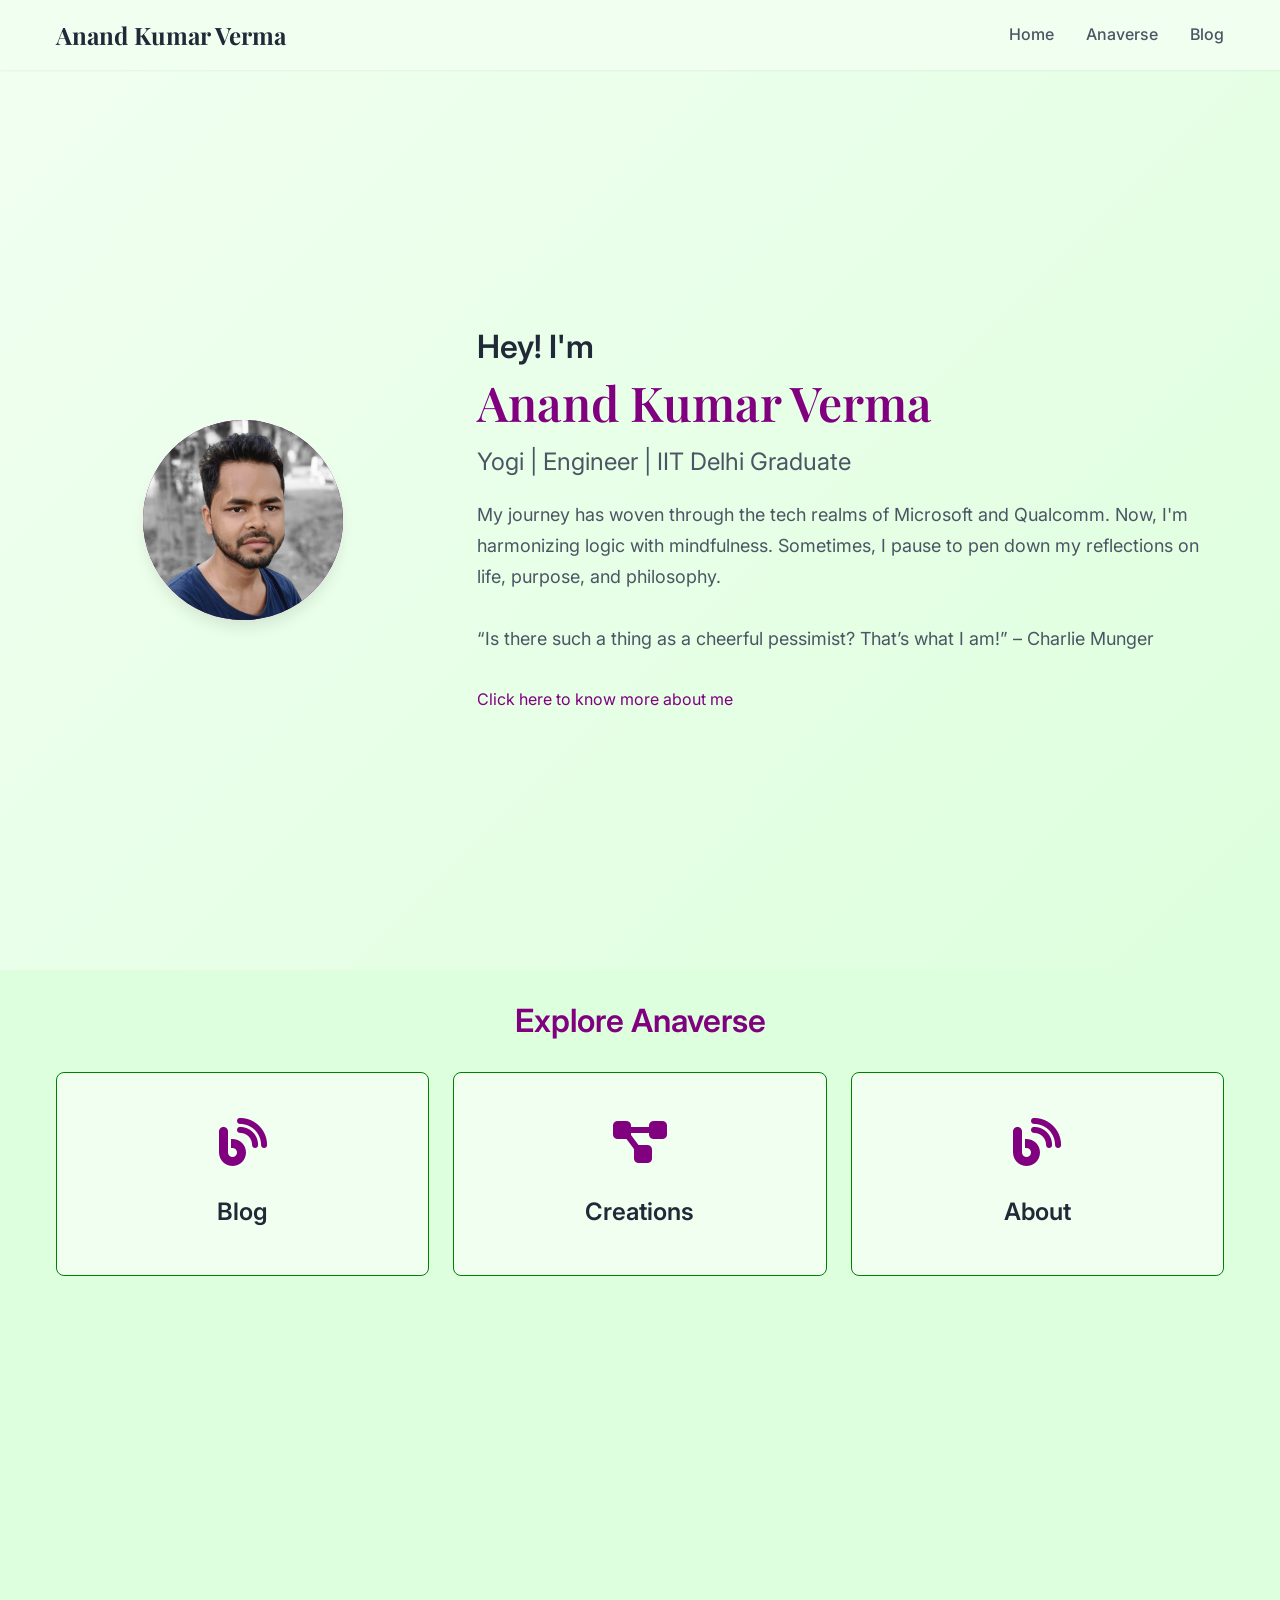
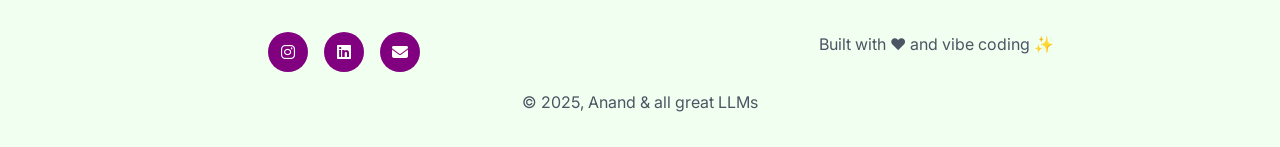
<file: index.html>
<!DOCTYPE html>
<html lang="en">
<head>
    <meta charset="UTF-8">
    <meta name="viewport" content="width=device-width, initial-scale=1.0">
    <link rel="shortcut icon" href="/assets/logo.svg" type="image/gif" />
    <meta name="description" content="Anand Kumar Verma - Yogi, Engineer, IIT Delhi Graduate. Journeyed through Microsoft and Qualcomm. Now blending logic with mindfulness. Explore my writings on philosophy, mind, and occasional poetry.">
    <meta name="keywords" content="Anand Kumar Verma, Yogi, Engineer, IIT Delhi, Microsoft, Qualcomm, Philosophy, Mindfulness, Poetry, Blog, Personal Website">
    <meta name="author" content="Anand Kumar Verma">
    <meta property="og:title" content="Anand Kumar Verma - Yogi | Engineer | IIT Delhi Graduate">
    <meta property="og:description" content="Explore my journey from Microsoft and Qualcomm to blending logic with mindfulness. Read my thoughts on philosophy, mind, and poetry.">
    <meta property="og:type" content="website">
    <meta property="og:url" content="https://anand-verma.github.io/">

    <title>Anand Kumar Verma - Yogi | Engineer | IIT Delhi Graduate</title>

    <!-- Google Fonts -->
    <link href="https://fonts.googleapis.com/css2?family=Inter:wght@300;400;500;600;700&family=Playfair+Display:wght@400;700&display=swap" rel="stylesheet">

    <!-- Font Awesome -->
    <link rel="stylesheet" href="https://cdnjs.cloudflare.com/ajax/libs/font-awesome/6.5.1/css/all.min.css">

    <!-- Custom CSS -->
    <link rel="stylesheet" href="css/main.css">
    <link rel="stylesheet" href="css/navigation.css">
    <link rel="stylesheet" href="css/responsive.css">
</head>
<body>
    <!-- Navigation -->
    <nav class="navbar" id="navbar">
        <div class="nav-container">
            <div class="nav-logo">
                <a href="/">Anand Kumar Verma</a>
            </div>
            <div class="nav-menu" id="nav-menu">
                <ul class="nav-list">
                    <li class="nav-item">
                        <a href="./#home" class="nav-link active">Home</a>
                    </li>
                    <li class="nav-item">
                        <a href="./#anaverse" class="nav-link active">Anaverse</a>
                    </li>
                    <li class="nav-item">
                        <a href="blogs/" class="nav-link">Blog</a>
                    </li>
                </ul>
            </div>
            <div class="nav-toggle" id="nav-toggle">
                <span class="bar"></span>
                <span class="bar"></span>
                <span class="bar"></span>
            </div>
        </div>
    </nav>

    <!-- Hero Section -->
    <section id="home" class="hero">
        <div class="hero-container">
            <div class="hero-content">
                <div class="hero-image">
                    <div class="profile-placeholder">
                        <img src="/assets/profile-pic.jpg" class="profile-image"></img>
                    </div>
                </div>
                <div class="hero-text">
                    <h2>
                        Hey! I'm 
                    </h2>
                    <h1 class="hero-title">
                        <span class="highlight">Anand Kumar Verma</span>
                    </h1>                   
                    <h2 class="hero-subtitle">Yogi | Engineer | IIT Delhi Graduate</h2>
                    <p class="hero-description">
                        My journey has woven through the tech realms of Microsoft and Qualcomm. Now, I'm harmonizing logic with mindfulness. Sometimes, I pause to pen down my reflections on life, purpose, and philosophy.
                    </p>
                    <p class="hero-description">
                        “Is there such a thing as a cheerful pessimist? That’s what I am!” – Charlie Munger
                    </p>
                    <a href="about/" class="card-link">Click here to know more about me</a>       
                </div>
            </div>
        </div>
    </section>

    <!-- Anaverse Section -->
    <section id="anaverse" class="anaverse">
        <div class="container">
            <h2 class="anaverse-title">Explore Anaverse</h2>
            <div class="anaverse-grid">
                
                <div class="anaverse-card" onclick= "location.href = '/blogs/'"/>
                    <div class="anaverse-card-icon">
                        <i class="fas fa-blog"></i>
                    </div>
                    <h3 class="anaverse-card-title">Blog</h3>
                    <p class="anaverse-card-description"></p>
                </div>
                
                <div class="anaverse-card" onclick= "location.href = '/projects/'">
                    <div class="anaverse-card-icon">
                        <i class="fas fa-project-diagram"></i>
                    </div>
                    <h3 class="anaverse-card-title">Creations</h3>
                    <p class="anaverse-card-description"></p>
                </div>

                <div class="anaverse-card" onclick= "location.href = '/about/'">
                    <div class="anaverse-card-icon">
                        <i class="fas fa-blog"></i>
                    </div>
                    <h3 class="anaverse-card-title">About</h3>
                    <p class="anaverse-card-description"></p>
                </div>
                
            </div>
        </div>
    </section>


    <!-- Footer -->
    <footer class="footer">
        <div class="container">
            <div class="footer-content">
    
                <div class="footer-links" >
                    <div class="social-links">

                        <a href="https://www.instagram.com/anand.kumar.verma/" target="_blank" aria-label="Instagram">
                            <i class="fab fa-instagram"></i>
                        </a>
                        <a href="https://www.linkedin.com/in/anand-kumar-verma/" target="_blank" aria-label="LinkedIn">
                            <i class="fab fa-linkedin"></i>
                        </a>
                        <a href="https://docs.google.com/forms/d/e/1FAIpQLScfw6Ex_n5BXu-yqykG25pDaENT91RoOCzTO32eJvDEzj7JRA/viewform" target="_blank" class="subscribe-button">
                          <i class="fas fa-envelope"></i>
                        </a>
                    </div>
                </div>

                <div class="footer-info">
                    <p>Built with ❤️ and vibe coding ✨</p>
                </div>
   
            </div>

            <div class="footer-bottom">
                <p>&copy; 2025, Anand &amp; all great LLMs</p>
            </div>

        </div>
    </footer>

    <!-- JavaScript -->
    <script src="js/main.js"></script>
</body>
</html>
</file>
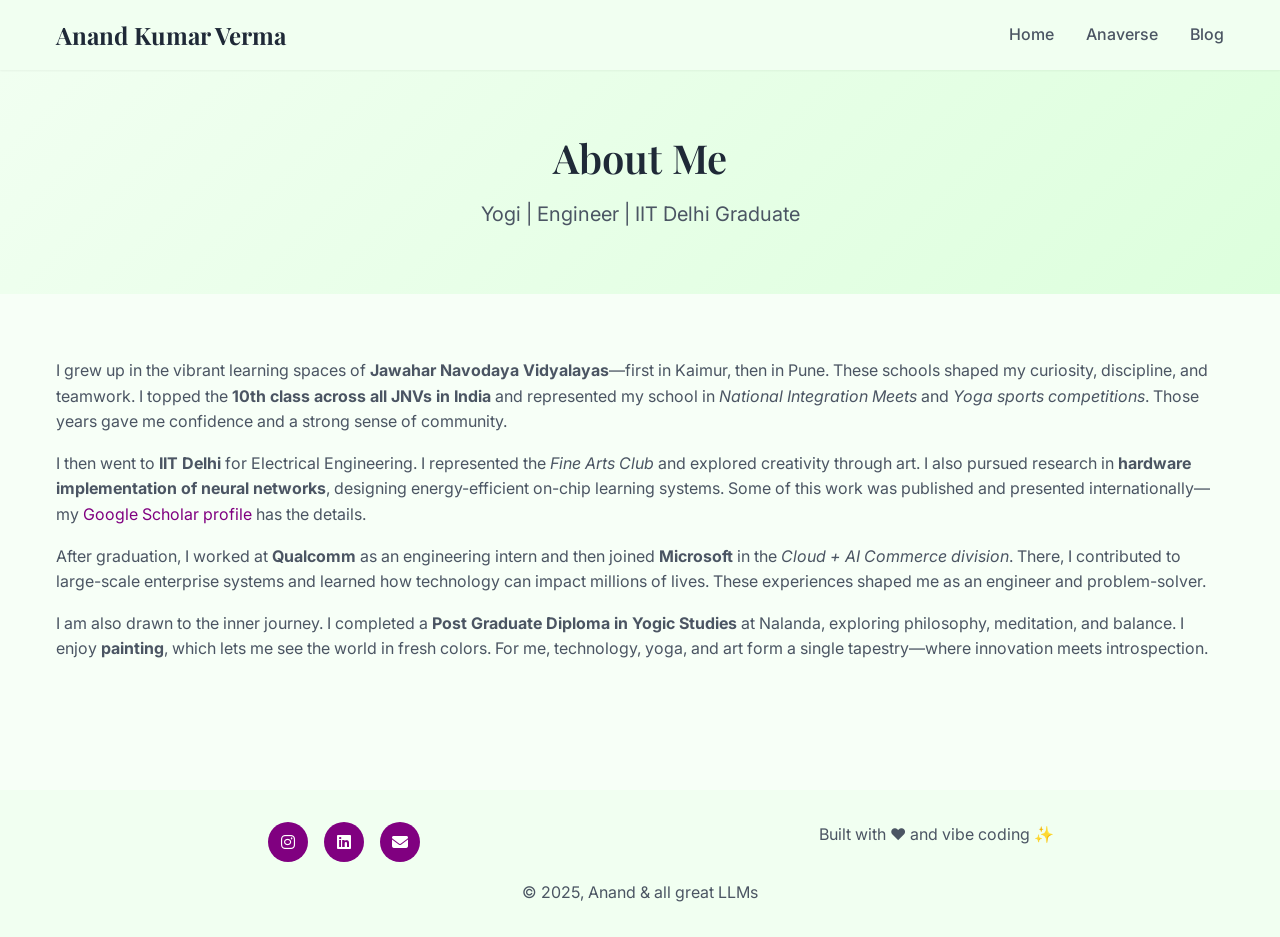
<file: about/index.html>
<!DOCTYPE html>
<html lang="en">
<head>
    <meta charset="UTF-8">
    <meta name="viewport" content="width=device-width, initial-scale=1.0">
    <link rel="shortcut icon" href="/assets/logo.svg" type="image/gif" />
    <meta name="description" content="Learn about Anand Verma - Yogi, Engineer, IIT Delhi Graduate. Journeyed through Microsoft and Qualcomm. Now blending logic with mindfulness. Explore my writings on philosophy, mind, and occasional poetry.">
    <meta name="keywords" content="About Anand Verma, IItian, IIT Delhi, Experience, Skills, Microsft, Qualcomm, Philosophy, Mindfulness, Poetry, Blog, Writings">
    <meta name="author" content="Anand Kumar Verma">

    <title>About - Anand Verma</title>

    <!-- Google Fonts -->
    <link href="https://fonts.googleapis.com/css2?family=Inter:wght@300;400;500;600;700&family=Playfair+Display:wght@400;700&display=swap" rel="stylesheet">

    <!-- Font Awesome -->
    <link rel="stylesheet" href="https://cdnjs.cloudflare.com/ajax/libs/font-awesome/6.5.1/css/all.min.css">

    <!-- Custom CSS -->
    <link rel="stylesheet" href="../css/main.css">
    <link rel="stylesheet" href="../css/navigation.css">
    <link rel="stylesheet" href="../css/responsive.css">
</head>
<body>
    <!-- Navigation -->
    <nav class="navbar" id="navbar">
        <div class="nav-container">
            <div class="nav-logo">
                <a href="/">Anand Kumar Verma</a>
            </div>
            <div class="nav-menu" id="nav-menu">
                <ul class="nav-list">
                    <li class="nav-item">
                        <a href="../#home" class="nav-link active">Home</a>
                    </li>
                    <li class="nav-item">
                        <a href="../#anaverse" class="nav-link active">Anaverse</a>
                    </li>
                    <li class="nav-item">
                        <a href="../blogs/" class="nav-link">Blog</a>
                    </li>
                </ul>
            </div>
            <div class="nav-toggle" id="nav-toggle">
                <span class="bar"></span>
                <span class="bar"></span>
                <span class="bar"></span>
            </div>
        </div>
    </nav>

    <!-- Page Hero -->
    <section class="page-hero">
        <div class="container">
            <h1 class="page-title">About Me</h1>
            <p class="page-subtitle">
                Yogi | Engineer | IIT Delhi Graduate
            </p>
        </div>
    </section>

    <main class="container" style="padding: 4rem 1rem;">
        <section class="about-intro" style="margin-bottom: 4rem;">
          <div style="align-items: center;">
      
            <p>
                I grew up in the vibrant learning spaces of <strong>Jawahar Navodaya Vidyalayas</strong>—first in Kaimur, then in Pune. 
                These schools shaped my curiosity, discipline, and teamwork. I topped the <strong>10th class across all JNVs in India</strong> 
                and represented my school in <em>National Integration Meets</em> and <em>Yoga sports competitions</em>. 
                Those years gave me confidence and a strong sense of community.
              </p>
              
              <p>
                I then went to <strong>IIT Delhi</strong> for Electrical Engineering. I represented the <em>Fine Arts Club</em> and explored creativity through art. 
                I also pursued research in <strong>hardware implementation of neural networks</strong>, designing energy-efficient on-chip learning systems. 
                Some of this work was published and presented internationally—my <a href="https://scholar.google.com/citations?user=hPicdE8AAAAJ&hl=en" target="_blank">Google Scholar profile</a> has the details.
              </p>
              
              <p>
                After graduation, I worked at <strong>Qualcomm</strong> as an engineering intern and then joined <strong>Microsoft</strong> in the <em>Cloud + AI Commerce division</em>. 
                There, I contributed to large-scale enterprise systems and learned how technology can impact millions of lives. 
                These experiences shaped me as an engineer and problem-solver.
              </p>
              
              <p>
                I am also drawn to the inner journey. I completed a <strong>Post Graduate Diploma in Yogic Studies</strong> at Nalanda, 
                exploring philosophy, meditation, and balance. I enjoy <strong>painting</strong>, which lets me see the world in fresh colors. 
                For me, technology, yoga, and art form a single tapestry—where innovation meets introspection.
              </p>
              
      
          </div>
        </section>
      </main>
      
    
    <!-- Footer -->
    <footer class="footer">
        <div class="container">
            <div class="footer-content">
    
                <div class="footer-links" >
                    <div class="social-links">

                        <a href="https://www.instagram.com/anand.kumar.verma/" target="_blank" aria-label="Instagram">
                            <i class="fab fa-instagram"></i>
                        </a>
                        <a href="https://www.linkedin.com/in/anand-kumar-verma/" target="_blank" aria-label="LinkedIn">
                            <i class="fab fa-linkedin"></i>
                        </a>
                        <a href="https://docs.google.com/forms/d/e/1FAIpQLScfw6Ex_n5BXu-yqykG25pDaENT91RoOCzTO32eJvDEzj7JRA/viewform" target="_blank" class="subscribe-button">
                          <i class="fas fa-envelope"></i>
                        </a>
                    </div>
                </div>

                <div class="footer-info">
                    <p>Built with ❤️ and vibe coding ✨</p>
                </div>
   
            </div>

            <div class="footer-bottom">
                <p>&copy; 2025, Anand &amp; all great LLMs</p>
            </div>

        </div>
    </footer>

    <!-- JavaScript -->
    <script src="../js/main.js"></script>
</body>
</html>
</file>
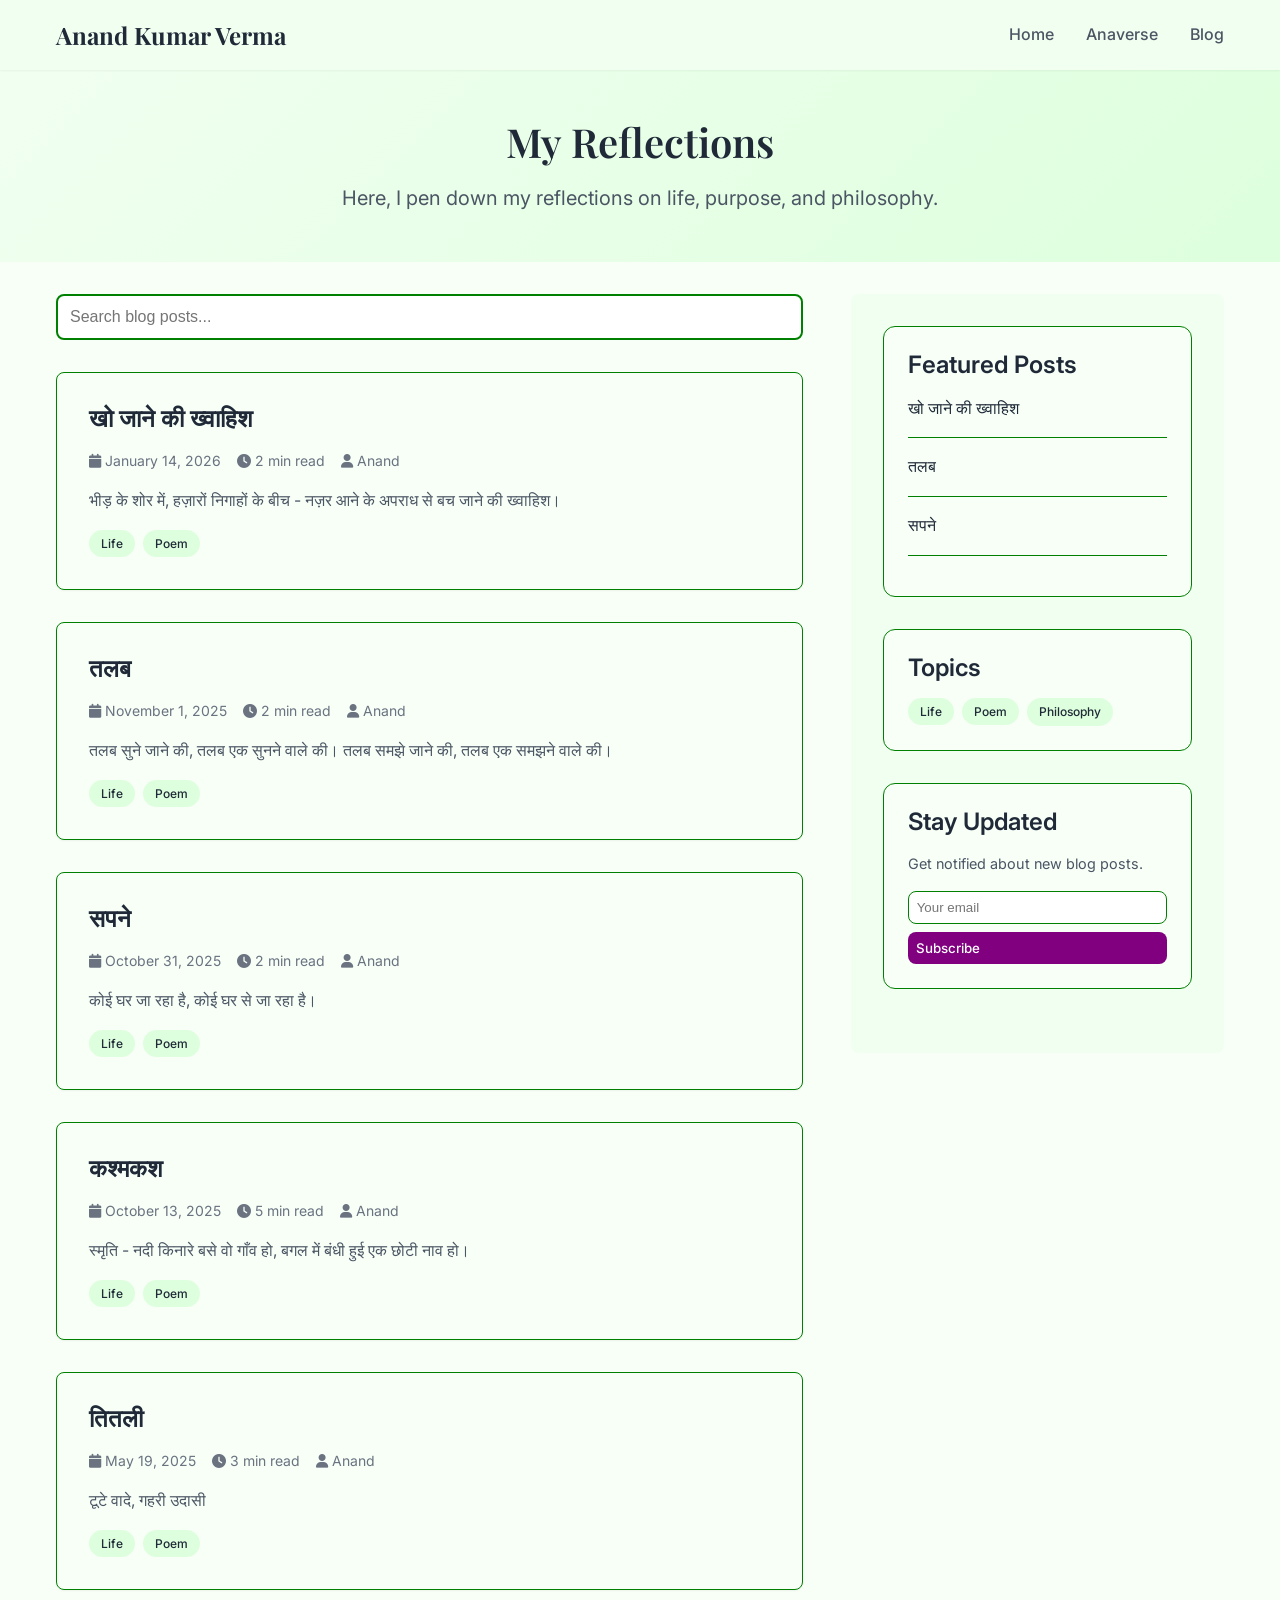
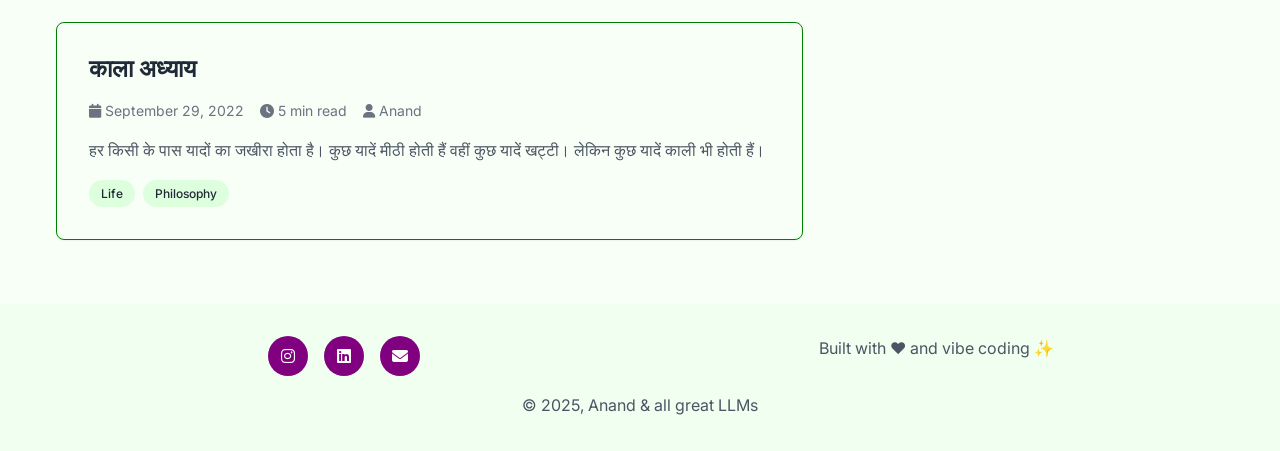
<file: blogs/index.html>
<!DOCTYPE html>
<html lang="en">
<head>
    <meta charset="UTF-8">
    <meta name="viewport" content="width=device-width, initial-scale=1.0">
    <link rel="shortcut icon" href="/assets/logo.svg" type="image/gif" />
    <meta name="description" content="Read Anand's thoughts on philosophy, mind, and poetry. Discover insights and reflections on life, art, and the human condition.">
    <meta name="keywords" content="Anand Kumar Verma Blog, Poetry, Philosophy, IIT Delhi, Microsoft, Qualcomm, Technology">
    <meta name="author" content="Anand Kumar Verma">

    <title>Blog - Anand Verma</title>

    <!-- Google Fonts -->
    <link href="https://fonts.googleapis.com/css2?family=Inter:wght@300;400;500;600;700&family=Playfair+Display:wght@400;700&display=swap" rel="stylesheet">

    <!-- Font Awesome -->
    <link rel="stylesheet" href="https://cdnjs.cloudflare.com/ajax/libs/font-awesome/6.5.1/css/all.min.css">

    <!-- Custom CSS -->
    <link rel="stylesheet" href="../css/main.css">
    <link rel="stylesheet" href="../css/navigation.css">
    <link rel="stylesheet" href="../css/responsive.css">
    <link rel="stylesheet" href="../css/blog.css">
</head>
<body>
    <!-- Navigation -->
    <nav class="navbar" id="navbar">
        <div class="nav-container">
            <div class="nav-logo">
                <a href="/">Anand Kumar Verma</a>
            </div>
            <div class="nav-menu" id="nav-menu">
                <ul class="nav-list">
                    <li class="nav-item">
                        <a href="../#home" class="nav-link active">Home</a>
                    </li>
                    <li class="nav-item">
                        <a href="../#anaverse" class="nav-link active">Anaverse</a>
                    </li>
                    <li class="nav-item">
                        <a href="../blogs/" class="nav-link">Blog</a>
                    </li>
                </ul>
            </div>
            <div class="nav-toggle" id="nav-toggle">
                <span class="bar"></span>
                <span class="bar"></span>
                <span class="bar"></span>
            </div>
        </div>
    </nav>

    <!-- Blog Hero -->
    <section class="blog-hero">
        <div class="container">
            <h1 class="page-title">My Reflections</h1>
            <p class="page-subtitle">
                Here, I pen down my reflections on life, purpose, and philosophy.
            </p>
        </div>
    </section>

    <!-- Blog Content -->
    <main class="blog-container">
        <!-- Main Blog Content -->
        <section class="blog-main">
            <!-- Search Bar -->
            <div class="search-container">
                <input type="text" class="search-box" placeholder="Search blog posts..." />
                <div class="search-result-count"></div>
            </div>

            <!-- Blog Posts Container -->
            <div class="blog-posts-container">
                <!-- Sample Blog Post Card loaded by javascript -->
                
            </div>
        </section>

        <!-- Blog Sidebar -->
        <aside class="blog-sidebar">
            <!-- Featured Posts -->
            <div class="sidebar-section">
                <h3>Featured Posts</h3>
                <ul class="featured-posts" id="featured-posts">
                    <!-- loaded by javascript -->
                </ul>
            </div>

            <!-- Tag Cloud -->
            <div class="sidebar-section">
                <h3>Topics</h3>
                <div class="tag-cloud">
                    <!-- loaded by javascript -->
                </div>
            </div>

            <!-- Newsletter Signup -->
            <div class="sidebar-section">
                <h3>Stay Updated</h3>
                <p style="margin-bottom: 1rem; color: var(--text-secondary); font-size: 0.9rem;">
                    Get notified about new blog posts.
                </p>
                
                <form style="display: flex; flex-direction: column; gap: 0.5rem;" action="https://docs.google.com/forms/d/e/1FAIpQLSemcRUoq3t_0SiadWo5fJo6TZtwveVlst2BMyWRnw3feHHGSw/formResponse" method="POST" target="hidden_iframe" onsubmit="formSubmitted()">
                    <input type="email" name="entry.1045781291" placeholder="Your email" required
                           style="padding: 0.5rem; border: 1px solid var(--border-color); border-radius: var(--border-radius);">
                    <button type="submit" class="btn btn-primary" style="padding: 0.5rem;">Subscribe</button>
                </form>

                <iframe name="hidden_iframe" style="display:none;" onload="if(submitted) alert('Thank you!')"></iframe>
            </div>
        </aside>
    </main>

    <!-- Footer -->
    <footer class="footer">
        <div class="container">
            <div class="footer-content">
    
                <div class="footer-links" >
                    <div class="social-links">

                        <a href="https://www.instagram.com/anand.kumar.verma/" target="_blank" aria-label="Instagram">
                            <i class="fab fa-instagram"></i>
                        </a>
                        <a href="https://www.linkedin.com/in/anand-kumar-verma/" target="_blank" aria-label="LinkedIn">
                            <i class="fab fa-linkedin"></i>
                        </a>
                        <a href="https://docs.google.com/forms/d/e/1FAIpQLScfw6Ex_n5BXu-yqykG25pDaENT91RoOCzTO32eJvDEzj7JRA/viewform" target="_blank" class="subscribe-button">
                          <i class="fas fa-envelope"></i>
                        </a>
                    </div>
                </div>

                <div class="footer-info">
                    <p>Built with ❤️ and vibe coding ✨</p>
                </div>
   
            </div>

            <div class="footer-bottom">
                <p>&copy; 2025, Anand &amp; all great LLMs</p>
            </div>

        </div>
    </footer>

    <!-- JavaScript -->
    <script src="../js/main.js"></script>
    <script src="../js/blog.js"></script>
    <script>
      let submitted = false;
      function formSubmitted() {
        submitted = true;
      }
    </script>
</body>
</html>
</file>
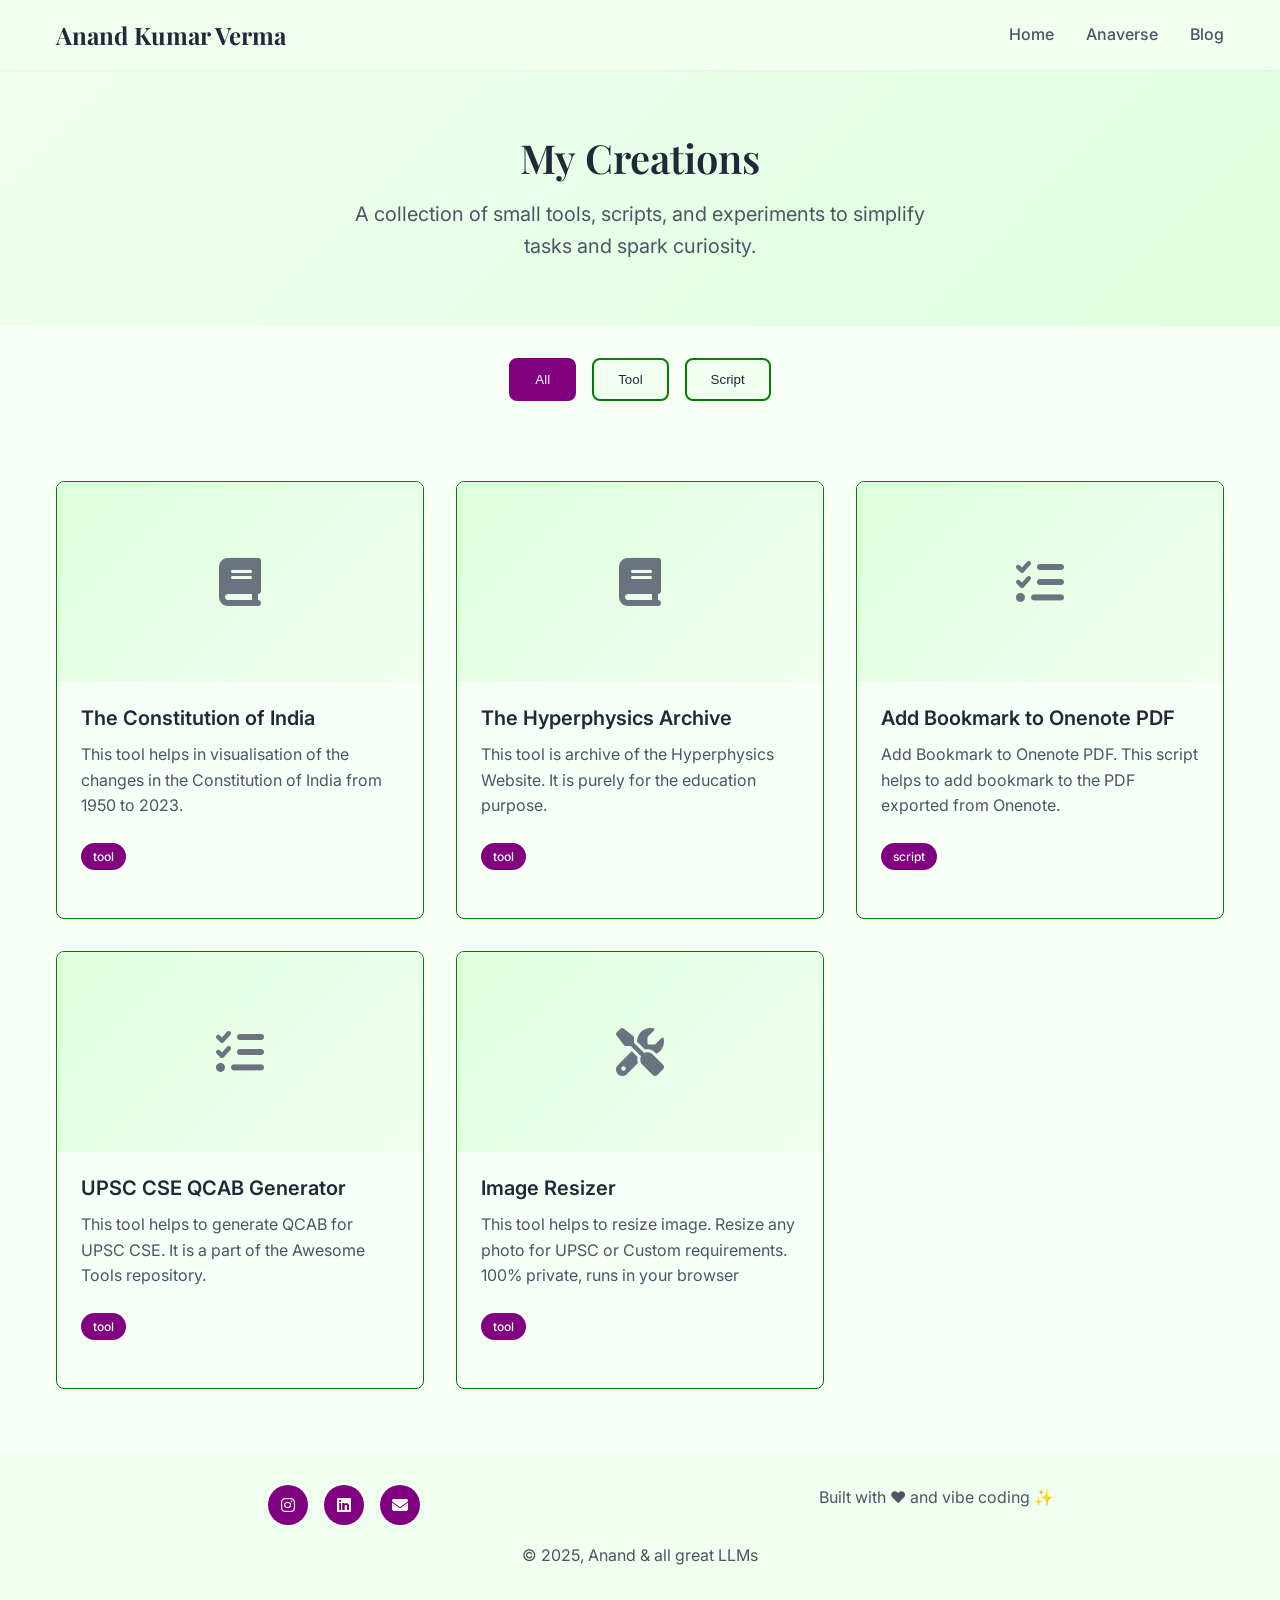
<file: projects/index.html>
<!DOCTYPE html>
<html lang="en">
<head>
    <meta charset="UTF-8">
    <meta name="viewport" content="width=device-width, initial-scale=1.0">
    <link rel="shortcut icon" href="/assets/logo.svg" type="image/gif" />
    <meta name="description" content="Explore Anand's portfolio of web applications and development projects. Built with modern technologies">
    <meta name="keywords" content="Anand Verma Projects, Creations, Engineer, IIT Delhi, Microsoft, Qualcomm">
    <meta name="author" content="Anand Kumar Verma">

    <title>Creations - Anand Verma</title>

    <!-- Google Fonts -->
    <link href="https://fonts.googleapis.com/css2?family=Inter:wght@300;400;500;600;700&family=Playfair+Display:wght@400;700&display=swap" rel="stylesheet">

    <!-- Font Awesome -->
    <link rel="stylesheet" href="https://cdnjs.cloudflare.com/ajax/libs/font-awesome/6.5.1/css/all.min.css">

    <!-- Custom CSS -->
    <link rel="stylesheet" href="../css/main.css">
    <link rel="stylesheet" href="../css/navigation.css">
    <link rel="stylesheet" href="../css/responsive.css">
    <link rel="stylesheet" href="../css/projects.css">
</head>
<body>
    <!-- Navigation -->
    <nav class="navbar" id="navbar">
        <div class="nav-container">
            <div class="nav-logo">
                <a href="/">Anand Kumar Verma</a>
            </div>
            <div class="nav-menu" id="nav-menu">
                <ul class="nav-list">
                    <li class="nav-item">
                        <a href="../#home" class="nav-link active">Home</a>
                    </li>
                    <li class="nav-item">
                        <a href="../#anaverse" class="nav-link active">Anaverse</a>
                    </li>
                    <li class="nav-item">
                        <a href="../blogs/" class="nav-link">Blog</a>
                    </li>
                </ul>
            </div>
            <div class="nav-toggle" id="nav-toggle">
                <span class="bar"></span>
                <span class="bar"></span>
                <span class="bar"></span>
            </div>
        </div>
    </nav>

    <!-- Projects Hero -->
    <section class="projects-hero">
        <div class="container">
            <h1 class="page-title">My Creations</h1>
            <p class="page-subtitle">
                A collection of small tools, scripts, and experiments to simplify tasks and spark curiosity.
            </p>
        </div>
    </section>

    <!-- Projects Content -->
    <main class="projects-container">
        <!-- Project Filters -->
        <section class="projects-filter">
            <button class="filter-button active" data-filter="all">All</button>
            <button class="filter-button" data-filter="tool">Tool</button>
            <button class="filter-button" data-filter="script">Script</button>
        </section>

        <!-- Projects Grid -->
        <section class="projects-grid" id="projects-grid">
            <!-- The Constitution of India -->
            <div class="project-card" data-category="tool fullstack">
                <div class="project-image-container">
                    <div class="project-image">
                        <i class="fas fa-book"></i>
                    </div>
                    <div class="project-overlay">
                        <div class="overlay-content">
                            <h4>The Constitution of India</h4>
                            <div class="overlay-links">
                                <a href="https://anand-verma.github.io/constitution-of-india-visualisation/" class="overlay-link">View Details</a>
                                
                            </div>
                        </div>
                    </div>
                </div>
                <div class="project-content">
                    <h3 class="project-title">The Constitution of India</h3>
                    <p class="project-description">
                        This tool helps in visualisation of the changes in the Constitution of India from 1950 to 2023.
                    </p>
                    <div class="project-tech-stack">
                        <span class="tech-badge">tool</span>
                    </div>
                </div>
            </div>

            <!-- The Hyperphysics Website-->
            <div class="project-card" data-category="tool fullstack">
                <div class="project-image-container">
                    <div class="project-image">
                        <i class="fas fa-book"></i>
                    </div>
                    <div class="project-overlay">
                        <div class="overlay-content">
                            <h4>The Hyperphysics Archive</h4>
                            <div class="overlay-links">
                                <a href="https://hyperphysics-archive.netlify.app/hph" class="overlay-link">View Details</a>
                                
                            </div>
                        </div>
                    </div>
                </div>
                <div class="project-content">
                    <h3 class="project-title">The Hyperphysics Archive</h3>
                    <p class="project-description">
                        This tool is archive of the Hyperphysics Website. It is purely for the education purpose.
                    </p>
                    <div class="project-tech-stack">
                        <span class="tech-badge">tool</span>
                    </div>
                </div>
            </div>

            <!-- Add Bookmark to Onenote PDF -->
            <div class="project-card" data-category="script fullstack">
                <div class="project-image-container">
                    <div class="project-image">
                        <i class="fas fa-tasks"></i>
                    </div>
                    <div class="project-overlay">
                        <div class="overlay-content">
                            <h4>Add Bookmark to Onenote PDF</h4>
                            <div class="overlay-links">
                                <a href="https://github.com/anand-verma/Awesome-Tools/blob/main/Add_Bookmark_to_Onenote_exported_PDF.ipynb" class="overlay-link">View Details</a>
                            </div>
                        </div>
                    </div>
                </div>
                <div class="project-content">
                    <h3 class="project-title">Add Bookmark to Onenote PDF</h3>
                    <p class="project-description">
                        Add Bookmark to Onenote PDF. This script helps to add bookmark to the PDF exported from Onenote.
                    </p>
                    <div class="project-tech-stack">
                        <span class="tech-badge">script</span>
                    </div>
                </div>
            </div>
            
            <!-- UPSC CSE QCAB Generator -->
            <div class="project-card" data-category="tool fullstack">
                <div class="project-image-container">
                    <div class="project-image">
                        <i class="fas fa-tasks"></i>
                    </div>
                    <div class="project-overlay">
                        <div class="overlay-content">
                            <h4>UPSC CSE QCAB Generator</h4>
                            <div class="overlay-links">
                                <a href="./qcab-generator/" class="overlay-link">View Details</a>
                            </div>
                        </div>
                    </div>
                </div>
                <div class="project-content">
                    <h3 class="project-title">UPSC CSE QCAB Generator</h3>
                    <p class="project-description">
                        This tool helps to generate QCAB for UPSC CSE. It is a part of the Awesome Tools repository.
                    </p>
                    <div class="project-tech-stack">
                        <span class="tech-badge">tool</span>
                    </div>
                </div>
            </div>

            <!-- UPSC CSE QCAB Generator -->
            <div class="project-card" data-category="tool fullstack">
                <div class="project-image-container">
                    <div class="project-image">
                        <i class="fas fa-tools"></i>
                    </div>
                    <div class="project-overlay">
                        <div class="overlay-content">
                            <h4>Image Resizer</h4>
                            <div class="overlay-links">
                                <a href="./image-resizer/" class="overlay-link">View Details</a>
                            </div>
                        </div>
                    </div>
                </div>
                <div class="project-content">
                    <h3 class="project-title">Image Resizer</h3>
                    <p class="project-description">
                        This tool helps to resize image. Resize any photo for UPSC or Custom requirements. 100% private, runs in your browser
                    </p>
                    <div class="project-tech-stack">
                        <span class="tech-badge">tool</span>
                    </div>
                </div>
            </div>
            
        </section>
    </main>

    <!-- Footer -->
    <footer class="footer">
        <div class="container">
            <div class="footer-content">
    
                <div class="footer-links" >
                    <div class="social-links">

                        <a href="https://www.instagram.com/anand.kumar.verma/" target="_blank" aria-label="Instagram">
                            <i class="fab fa-instagram"></i>
                        </a>
                        <a href="https://www.linkedin.com/in/anand-kumar-verma/" target="_blank" aria-label="LinkedIn">
                            <i class="fab fa-linkedin"></i>
                        </a>
                        <a href="https://docs.google.com/forms/d/e/1FAIpQLScfw6Ex_n5BXu-yqykG25pDaENT91RoOCzTO32eJvDEzj7JRA/viewform" target="_blank" class="subscribe-button">
                          <i class="fas fa-envelope"></i>
                        </a>
                    </div>
                </div>

                <div class="footer-info">
                    <p>Built with ❤️ and vibe coding ✨</p>
                </div>
   
            </div>

            <div class="footer-bottom">
                <p>&copy; 2025, Anand &amp; all great LLMs</p>
            </div>

        </div>
    </footer>

    <!-- JavaScript -->
    <script src="../js/main.js"></script>
    <script>
        // Project filtering functionality
        document.addEventListener('DOMContentLoaded', function() {
            const filterButtons = document.querySelectorAll('.filter-button');
            const projectCards = document.querySelectorAll('.project-card');

            filterButtons.forEach(button => {
                button.addEventListener('click', function() {
                    const filterValue = this.getAttribute('data-filter');

                    // Update active button
                    filterButtons.forEach(btn => btn.classList.remove('active'));
                    this.classList.add('active');

                    // Filter projects
                    projectCards.forEach(card => {
                        if (filterValue === 'all' || card.getAttribute('data-category').includes(filterValue)) {
                            card.style.display = 'block';
                            card.classList.remove('hidden');
                        } else {
                            card.style.display = 'none';
                            card.classList.add('hidden');
                        }
                    });
                });
            });
        });
    </script>
</body>
</html>
</file>
<file: css/main.css>
/* Main CSS for Personal Website */

/* CSS Variables for consistent theming */
:root {
    /* Primary & Accent Colors */
    --primary-color: purple;       /* Deep Royal Blue - Professional & Trustworthy */
    --secondary-color: #475569;     /* Slate Gray - Muted & Elegant */
    --accent-color: teal;        /* Bright Blue Accent - Highlights */

    /* Status Colors */
    --success-color: #16a34a;       /* Medium Green - Clear Success */
    --warning-color: #fbbf24;       /* Warm Amber - Attention */
    --error-color: #dc2626;         /* Strong Red - Errors */

    /* Text Colors */
    --text-primary: #1f2937;        /* Very Dark Slate - Main Text */
    --text-secondary: #4b5563;      /* Medium Slate - Secondary Text */
    --text-light: #6b7280;          /* Soft Gray - Subtle Text / Hints */

    /* Background Colors */
    --bg-primary: #f7fff7;          /* Pure White - Clean & Crisp */
    --bg-secondary: #f1fff1;        /* Near White - Cards / Sections */
    --bg-tertiary: #ddffdd;         /* Light Gray - Layering / Borders */

    /* Border Color */
    --border-color: green;        /* Soft Gray Border - Delicate Separation */
    --shadow-sm: 0 1px 2px 0 rgb(0 0 0 / 0.05);
    --shadow-md: 0 4px 6px -1px rgb(0 0 0 / 0.1);
    --shadow-lg: 0 10px 15px -3px rgb(0 0 0 / 0.1);

    --font-sans: 'Inter', -apple-system, BlinkMacSystemFont, 'Segoe UI', Roboto, sans-serif;
    --font-serif: 'Playfair Display', Georgia, serif;

    --border-radius: 0.5rem;
    --transition: all 0.3s ease;
}

/* Reset and Base Styles */
* {
    margin: 0;
    padding: 0;
    box-sizing: border-box;
}

html {
    scroll-behavior: smooth;
    box-sizing: border-box;
}

body {
    font-family: var(--font-sans);
    line-height: 1.6;
    color: var(--text-primary);
    background-color: var(--bg-primary);
    padding-top: 70px;
}

/* Typography */
h1, h2, h3, h4, h5, h6 {
    font-weight: 600;
    line-height: 1.2;
    margin-bottom: 0.5rem;
}

h1 {
    font-size: 2.5rem;
    font-family: var(--font-serif);
}

h2 {
    font-size: 2rem;
}

h3 {
    font-size: 1.5rem;
}

p {
    margin-bottom: 1rem;
    color: var(--text-secondary);
}

a {
    color: var(--primary-color);
    text-decoration: none;
    transition: var(--transition);
}

a:hover {
    color: var(--accent-color);
}

/* Container and Layout */
.container {
    max-width: 1200px;
    margin: 0 auto;
    padding: 0 1rem;
}

/* Buttons */
.btn {
    display: inline-flex;
    align-items: center;
    gap: 0.5rem;
    padding: 0.75rem 1.5rem;
    border: none;
    border-radius: var(--border-radius);
    font-weight: 500;
    text-decoration: none;
    cursor: pointer;
    transition: var(--transition);
    font-family: inherit;
}

.btn-primary {
    background-color: var(--primary-color);
    color: white;
}

.btn-primary:hover {
    background-color: var(--accent-color);
    color: white;
}

.btn-secondary {
    background-color: var(--primary-color);
    color: white;
}

.btn-secondary:hover {
    background-color: var(--accent-color);
    color: white;
}

/* Hero Section */
.hero {
    background: linear-gradient(135deg, var(--bg-secondary) 0%, var(--bg-tertiary) 100%);
    min-height: 100vh;
    display: flex;
    align-items: center;
    position: relative;
    overflow: hidden;
}


.hero-container {
    max-width: 1200px;
    margin: 0 auto;
    padding: 0 1rem;
}

.hero-content {
    display: grid;
    grid-template-columns: 1fr 2fr;
    gap: 3rem;
    align-items: center;
}

.hero-image {
    display: flex;
    justify-content: center;
}

.profile-image {
    width: 100%;
    height: auto;
    border-radius: 50%;
    margin: 0 auto;
}

.profile-placeholder {
    width: 200px;
    height: 200px;
    background: var(--primary-color);
    border-radius: 50%;
    display: flex;
    align-items: center;
    justify-content: center;
    color: white;
    font-size: 4rem;
    box-shadow: var(--shadow-lg);
}



.profile-placeholder.large {
    width: 300px;
    height: 300px;
    font-size: 6rem;
}

.hero-title {
    font-size: 3rem;
    margin-bottom: 1rem;
    color: var(--text-primary);
}

.highlight {
    color: var(--primary-color);
}

.hero-subtitle {
    font-size: 1.5rem;
    color: var(--text-secondary);
    margin-bottom: 1.5rem;
    font-weight: 400;
}

.hero-description {
    font-size: 1.125rem;
    margin-bottom: 2rem;
    color: var(--text-secondary);
    line-height: 1.7;
}

.hero-cta {
    display: flex;
    gap: 1rem;
    flex-wrap: wrap;
}

/* Anaverse Section */
.anaverse {
    padding: 32px 0;
    background-color: var(--bg-tertiary);
    min-height: 70vh;
    
}

.anaverse-title {
  text-align: center;
  color: var(--primary-color);
  margin-bottom: 32px;
}

.anaverse-grid {
  display: grid;
  grid-template-columns: repeat(3, 1fr); /* fixed 4-column grid */
  gap: 24px;
  max-width: 1200px;
  margin: 0 auto;
}

/* Category Cards - Enhanced with proper loading states */
.anaverse-card {
    background: var(--bg-secondary);
    padding: 2rem;
    border-radius: var(--border-radius);
    text-align: center;
    transition: var(--transition);
    border: 1px solid var(--border-color);
    cursor: pointer;
    position: relative;
    overflow: hidden;
}

.anaverse-card:hover {
    transform: translateY(-8px);
    box-shadow: var(--shadow-lg);
    border-color: var(--border-color);
}


.anaverse-card h3 {
    margin-bottom: 1rem;
    color: var(--text-primary);
}

.anaverse-card-icon {
    font-size: 3rem;
    color: var(--primary-color);
    margin-bottom: 1rem;
}


/* Featured Section */
.featured {
    padding: 4rem 0;
    background-color: var(--bg-secondary);
}

.section-title {
    text-align: center;
    margin-bottom: 3rem;
    color: var(--text-primary);
}

.featured-grid {
    display: grid;
    grid-template-columns: repeat(auto-fit, minmax(400px, 1fr));
    gap: 2rem;
}

.featured-item {
    background: var(--bg-primary);
    border-radius: var(--border-radius);
    overflow: hidden;
    box-shadow: var(--shadow-md);
    transition: var(--transition);
}

.featured-item:hover {
    transform: translateY(-4px);
    box-shadow: var(--shadow-lg);
}

.featured-image {
    height: 200px;
    background: var(--bg-tertiary);
    display: flex;
    align-items: center;
    justify-content: center;
}

.placeholder-image {
    font-size: 3rem;
    color: var(--text-light);
}

.featured-content {
    padding: 1.5rem;
}

.tech-stack {
    display: flex;
    gap: 0.5rem;
    flex-wrap: wrap;
    margin-top: 1rem;
}

.tech-tag {
    background: var(--primary-color);
    color: white;
    padding: 0.25rem 0.75rem;
    border-radius: 1rem;
    font-size: 0.875rem;
    font-weight: 500;
}

/* Page Hero */
.page-hero {
    background: linear-gradient(135deg, var(--bg-secondary) 0%, var(--bg-tertiary) 100%);
    padding: 4rem 0;
    text-align: center;
}

.page-title {
    font-size: 2.5rem;
    margin-bottom: 1rem;
    color: var(--text-primary);
}

.page-subtitle {
    font-size: 1.25rem;
    color: var(--text-secondary);
    max-width: 600px;
    margin: 0 auto;
}

/* Footer */
.footer {
    background: var(--bg-secondary);
    color: var(--text-primary);
    padding: 2rem 0 1rem;
}

.footer-content {
    display: grid;
    grid-template-columns: repeat(auto-fit, minmax(250px, 1fr));
    gap: 1rem;
    margin-bottom: 1rem;
    text-align : center;
}

.footer-section h3,
.footer-section h4 {
    margin-bottom: 1rem;
}

.footer-links {
    list-style: none;
}

.footer-links li {
    margin-bottom: 0.5rem;
}

.footer-links a {
    transition: var(--transition);
}

.footer-links a:hover {
    color: var(--text-secondary);
}

.social-links {
    display: flex;
    gap: 1rem;
    justify-content: center
}

.social-links a {
    width: 40px;
    height: 40px;
    background: var(--primary-color);
    border-radius: 50%;
    display: flex;
    align-items: center;
    justify-content: center;
    color: white;
    transition: var(--transition);
}

.social-links a:hover {
    background: var(--accent-color);
    transform: translateY(-2px);
}

.footer-bottom {
    text-align: center;
    color: var(--bg-primary);
}

/* Utility Classes */
.text-center {
    text-align: center;
}

.mb-1 { margin-bottom: 0.25rem; }
.mb-2 { margin-bottom: 0.5rem; }
.mb-3 { margin-bottom: 1rem; }
.mb-4 { margin-bottom: 1.5rem; }
.mb-5 { margin-bottom: 2rem; }

.mt-1 { margin-top: 0.25rem; }
.mt-2 { margin-top: 0.5rem; }
.mt-3 { margin-top: 1rem; }
.mt-4 { margin-top: 1.5rem; }
.mt-5 { margin-top: 2rem; }

/* Blog Styles */
.blog-hero {
    background: linear-gradient(135deg, var(--bg-secondary) 0%, var(--bg-tertiary) 100%);
    padding: 3rem 0;
    text-align: center;
}

.blog-container {
    display: grid;
    grid-template-columns: 2fr 1fr;
    gap: 3rem;
    max-width: 1200px;
    margin: 0 auto;
    padding: 2rem 1rem;
}

.blog-main {
    min-height: 100vh;
}

.blog-sidebar {
    background: var(--bg-secondary);
    padding: 2rem;
    border-radius: var(--border-radius);
    height: fit-content;
    position: sticky;
    top: 90px;
}

.sidebar-section {
    background: var(--bg-primary);
    border-radius: 12px;
    padding: 1.5rem;
    margin-bottom: 2rem;
    border: 1px solid var(--border-color);
}

.search-container {
    margin-bottom: 2rem;
}

.search-box {
    width: 100%;
    padding: 0.75rem;
    border: 2px solid var(--border-color);
    border-radius: var(--border-radius);
    font-size: 1rem;
    transition: var(--transition);
}

.search-box:focus {
    outline: none;
    border-color: var(--primary-color);
    box-shadow: 0 0 0 3px rgba(37, 99, 235, 0.1);
}

.blog-post-card {
    background: var(--bg-primary);
    border-radius: var(--border-radius);
    padding: 2rem;
    margin-bottom: 2rem;
    box-shadow: var(--shadow-sm);
    border: 1px solid var(--border-color);
    transition: var(--transition);
}

.blog-post-card:hover {
    transform: translateY(-2px);
    box-shadow: var(--shadow-md);
}

.blog-post-meta {
    color: var(--text-light);
    font-size: 0.875rem;
    margin-bottom: 1rem;
    display: flex;
    gap: 1rem;
    flex-wrap: wrap;
}

.blog-post-title {
    font-size: 1.5rem;
    margin-bottom: 1rem;
    color: var(--text-primary);
}

.blog-post-title a {
    color: inherit;
    text-decoration: none;
}

.blog-post-title a:hover {
    color: var(--primary-color);
}

.blog-post-excerpt {
    color: var(--text-secondary);
    line-height: 1.6;
    margin-bottom: 1rem;
}

.blog-tags {
    display: flex;
    gap: 0.5rem;
    flex-wrap: wrap;
}

.blog-tag {
    background: var(--bg-tertiary);
    color: var(--text-primary);
    padding: 0.25rem 0.75rem;
    border-radius: 1rem;
    font-size: 0.75rem;
    font-weight: 500;
    cursor: pointer;
    transition: var(--transition);
}

.blog-tag:hover {
    background: var(--primary-color);
    color: white;
}

.sidebar-section {
    margin-bottom: 2rem;
}

.sidebar-section h3 {
    margin-bottom: 1rem;
    color: var(--text-primary);
}

.featured-posts {
    list-style: none;
}

.featured-posts li {
    
    margin-bottom: 1rem;
    padding-bottom: 1rem;
    border-bottom: 1px solid var(--border-color);
}

.featured-posts li:last-child {
    border-bottom: none;
}

.featured-posts a {
    color: var(--text-primary);
    font-weight: 500;
    text-decoration: none;
}

.featured-posts a:hover {
    color: var(--primary-color);
}

/* Project Styles */
.projects-grid {
    display: grid;
    grid-template-columns: repeat(auto-fill, minmax(350px, 1fr));
    gap: 2rem;
    padding: 2rem 0;
}

.project-card {
    background: var(--bg-primary);
    border-radius: var(--border-radius);
    overflow: hidden;
    box-shadow: var(--shadow-sm);
    border: 1px solid var(--border-color);
    transition: var(--transition);
}

.project-card:hover {
    transform: translateY(-4px);
    box-shadow: var(--shadow-lg);
}

.project-image {
    height: 200px;
    background: var(--bg-tertiary);
    display: flex;
    align-items: center;
    justify-content: center;
    color: var(--text-light);
    font-size: 3rem;
}

.project-content {
    padding: 1.5rem;
}

.project-title {
    font-size: 1.25rem;
    margin-bottom: 0.5rem;
    color: var(--text-primary);
}

.project-description {
    color: var(--text-secondary);
    margin-bottom: 1rem;
    line-height: 1.6;
}

.project-links {
    display: flex;
    gap: 1rem;
    margin-top: 1rem;
}

.project-link {
    color: var(--primary-color);
    font-weight: 500;
    text-decoration: none;
    display: flex;
    align-items: center;
    gap: 0.25rem;
}

.project-link:hover {
    color: var(--accent-color);
}

/* Filter Styles */
.filter-container {
    margin: 2rem 0;
    text-align: center;
}

.filter-btn {
    background: var(--bg-secondary);
    border: 1px solid var(--border-color);
    color: var(--text-primary);
    padding: 0.5rem 1rem;
    margin: 0.25rem;
    border-radius: var(--border-radius);
    cursor: pointer;
    transition: var(--transition);
}

.filter-btn:hover,
.filter-btn.active {
    background: var(--primary-color);
    color: white;
    border-color: var(--primary-color);
}
</file>
<file: css/navigation.css>
/* Navigation Styles */

.navbar {
    background: var(--bg-secondary);
    backdrop-filter: blur(10px);
    box-shadow: var(--shadow-sm);
    position: fixed;
    top: 0;
    left: 0;
    right: 0;
    z-index: 1000;
    transition: var(--transition);
}

.navbar.scrolled {
    background: var(--bg-secondary);
    box-shadow: var(--shadow-md);
}

.nav-container {
    max-width: 1200px;
    margin: 0 auto;
    padding: 0 1rem;
    display: flex;
    justify-content: space-between;
    align-items: center;
    height: 70px;
}

.nav-logo a {
    font-size: 1.5rem;
    font-weight: 700;
    color: var(--text-primary);
    font-family: var(--font-serif);
}

.nav-list {
    display: flex;
    list-style: none;
    gap: 2rem;
    margin: 0;
    padding: 0;
}

.nav-link {
    color: var(--text-secondary);
    font-weight: 500;
    padding: 0.5rem 0;
    position: relative;
    transition: var(--transition);
}

.nav-link:hover {
    color: var(--primary-color);
}



.nav-link:hover::after,
.nav-link.active::after {
    width: 100%;
}

.nav-toggle {
    display: none;
    flex-direction: column;
    cursor: pointer;
    gap: 4px;
}

.bar {
    width: 25px;
    height: 3px;
    background: var(--text-primary);
    transition: var(--transition);
    border-radius: 2px;
}

/* Mobile Navigation */
@media (max-width: 768px) {
    .nav-menu {
        position: fixed;
        top: 70px;
        left: -100%;
        width: 100%;
        height: calc(100vh - 70px);
        background: var(--bg-primary);
        transition: left 0.3s ease;
        box-shadow: var(--shadow-lg);
    }

    .nav-menu.active {
        left: 0;
    }

    .nav-list {
        flex-direction: column;
        padding: 2rem;
        gap: 1rem;
    }

    .nav-link {
        padding: 1rem 0;
        font-size: 1.125rem;
    }

    .nav-toggle {
        display: flex;
    }

    .nav-toggle.active .bar:nth-child(1) {
        transform: rotate(45deg) translate(5px, 5px);
    }

    .nav-toggle.active .bar:nth-child(2) {
        opacity: 0;
    }

    .nav-toggle.active .bar:nth-child(3) {
        transform: rotate(-45deg) translate(7px, -6px);
    }
}
</file>
<file: css/responsive.css>
/* Responsive Design Styles */

/* Mobile First Approach */

/* Extra Small devices (phones, 600px and down) */
@media only screen and (max-width: 600px) {
    .hero-content {
        grid-template-columns: 1fr;
        text-align: center;
        gap: 2rem;
    }

    .hero-title {
        font-size: 2rem;
    }

    .hero-subtitle {
        font-size: 1.25rem;
    }

    .hero-cta {
        justify-content: center;
    }

    .anaverse-grid {
        grid-template-columns: repeat(1, 1fr);
      }

    .quick-links-grid {
        grid-template-columns: 1fr;
    }

    .featured-grid {
        grid-template-columns: 1fr;
    }

    .blog-container {
        grid-template-columns: 1fr;
        gap: 2rem;
    }

    .projects-grid {
        grid-template-columns: 1fr;
    }

    .profile-placeholder {
        width: 150px;
        height: 150px;
        font-size: 3rem;
    }

    .footer-content {
        grid-template-columns: 1fr;
        text-align: center;
    }

    .social-links {
        justify-content: center;
    }
}

/* Small devices (portrait tablets and large phones, 600px and up) */
@media only screen and (min-width: 600px) and (max-width: 768px) {
    .hero-content {
        grid-template-columns: 1fr;
        text-align: center;
    }

    .hero-title {
        font-size: 2.5rem;
    }

    .quick-links-grid {
        grid-template-columns: repeat(2, 1fr);
    }

    .featured-grid {
        grid-template-columns: 1fr;
    }

    .blog-container {
        grid-template-columns: 1fr;
    }

    .projects-grid {
        grid-template-columns: repeat(2, 1fr);
    }
}

/* Medium devices (landscape tablets, 768px and up) */
@media only screen and (min-width: 768px) and (max-width: 992px) {
    .hero-content {
        grid-template-columns: 1fr 1.5fr;
        gap: 2rem;
    }

    .quick-links-grid {
        grid-template-columns: repeat(3, 1fr);
    }

    .featured-grid {
        grid-template-columns: repeat(2, 1fr);
    }

    .blog-container {
        grid-template-columns: 1.5fr 1fr;
        gap: 2rem;
    }

    .projects-grid {
        grid-template-columns: repeat(2, 1fr);
    }
}

/* Large devices (laptops/desktops, 992px and up) */
@media only screen and (min-width: 992px) {
    .hero-content {
        grid-template-columns: 1fr 2fr;
    }

    .quick-links-grid {
        grid-template-columns: repeat(3, 1fr);
    }

    .featured-grid {
        grid-template-columns: repeat(2, 1fr);
    }

    .blog-container {
        grid-template-columns: 2fr 1fr;
    }

    .projects-grid {
        grid-template-columns: repeat(3, 1fr);
    }
}

/* Extra large devices (large laptops and desktops, 1200px and up) */
@media only screen and (min-width: 1200px) {
    .container {
        max-width: 1200px;
    }

    .projects-grid {
        grid-template-columns: repeat(3, 1fr);
    }
}

/* Print styles */
@media print {
    .navbar,
    .footer,
    .hero-cta,
    .card-link,
    .project-links {
        display: none;
    }

    body {
        padding-top: 0;
        font-size: 12pt;
        line-height: 1.5;
    }

    .hero {
        background: none;
        padding: 2rem 0;
    }

    .section-title {
        page-break-after: avoid;
    }

    .blog-post-card,
    .project-card {
        page-break-inside: avoid;
        box-shadow: none;
        border: 1px solid #ccc;
    }
}

/* Accessibility improvements */
@media (prefers-reduced-motion: reduce) {
    * {
        animation-duration: 0.01ms !important;
        animation-iteration-count: 1 !important;
        transition-duration: 0.01ms !important;
    }

    html {
        scroll-behavior: auto;
    }
}
</file>
<file: css/blog.css>
/* Blog Specific Styles */

/* Blog Post Content Styles */
.blog-post-content {
    max-width: 800px;
    margin: 0 auto;
    padding: 2rem 1rem;
    line-height: 1.8;
}

.blog-post-content h1 {
    font-size: 2.5rem;
    margin-bottom: 1rem;
    color: var(--text-primary);
    font-family: var(--font-serif);
}

.blog-post-content h2 {
    font-size: 1.75rem;
    margin: 2rem 0 1rem;
    color: var(--text-primary);
    border-bottom: 2px solid var(--border-color);
    padding-bottom: 0.5rem;
}

.blog-post-content h3 {
    font-size: 1.5rem;
    margin: 1.5rem 0 1rem;
    color: var(--text-primary);
}

.blog-post-content p {
    margin-bottom: 1.5rem;
    color: var(--text-secondary);
    font-size: 1.125rem;
}

.blog-post-content blockquote {
    border-left: 4px solid var(--primary-color);
    padding-left: 1.5rem;
    margin: 2rem 0;
    font-style: italic;
    color: var(--text-secondary);
    background: var(--bg-secondary);
    padding: 1.5rem;
    border-radius: var(--border-radius);
}

.blog-post-content code {
    background: var(--bg-tertiary);
    color: var(--primary-color);
    padding: 0.25rem 0.5rem;
    border-radius: 0.25rem;
    font-size: 0.875rem;
    font-family: 'Monaco', 'Consolas', monospace;
}

/*
.blog-post-content pre {
    background: var(--text-primary);
    color: var(--bg-secondary);
    padding: 1.5rem;
    border-radius: var(--border-radius);
    overflow-x: auto;
    margin: 2rem 0;
}
    */

.blog-post-content pre code {
    background: none;
    color: inherit;
    padding: 0;
}

.blog-post-content ul,
.blog-post-content ol {
    margin-bottom: 1.5rem;
    padding-left: 2rem;
}

.blog-post-content li {
    margin-bottom: 0.5rem;
    color: var(--text-secondary);
}

.blog-post-content img {
    max-width: 100%;
    height: auto;
    border-radius: var(--border-radius);
    margin: 2rem 0;
    box-shadow: var(--shadow-md);
}

.blog-post-content table {
    width: 100%;
    border-collapse: collapse;
    margin: 2rem 0;
    box-shadow: var(--shadow-sm);
    border-radius: var(--border-radius);
    overflow: hidden;
}

.blog-post-content th,
.blog-post-content td {
    padding: 1rem;
    text-align: left;
    border-bottom: 1px solid var(--border-color);
}

.blog-post-content th {
    background: var(--bg-secondary);
    font-weight: 600;
    color: var(--text-primary);
}

.blog-post-header {
    text-align: center;
    padding: 2rem 0;
    border-bottom: 1px solid var(--border-color);
    margin-bottom: 2rem;
}

.blog-post-meta-header {
    color: var(--text-light);
    font-size: 0.875rem;
    margin-top: 1rem;
    display: flex;
    justify-content: center;
    gap: 1rem;
    flex-wrap: wrap;
}

.blog-navigation {
    display: flex;
    justify-content: space-between;
    margin: 3rem 0;
    padding: 2rem 0;
    border-top: 1px solid var(--border-color);
}

.blog-nav-link {
    display: flex;
    align-items: center;
    gap: 0.5rem;
    color: var(--primary-color);
    text-decoration: none;
    font-weight: 500;
    transition: var(--transition);
}

.blog-nav-link:hover {
    color: var(--accent-color);
}

.blog-toc {
    background: var(--bg-secondary);
    padding: 1.5rem;
    border-radius: var(--border-radius);
    margin: 2rem 0;
    border-left: 4px solid var(--primary-color);
}

.blog-toc h4 {
    margin-bottom: 1rem;
    color: var(--text-primary);
}

.blog-toc ul {
    list-style: none;
    padding: 0;
}

.blog-toc li {
    margin-bottom: 0.5rem;
}

.blog-toc a {
    color: var(--text-secondary);
    text-decoration: none;
    transition: var(--transition);
}

.blog-toc a:hover {
    color: var(--primary-color);
}

/* Reading Progress Bar */
.reading-progress {
    position: fixed;
    top: 70px;
    left: 0;
    width: 0%;
    height: 3px;
    background: var(--primary-color);
    z-index: 999;
    transition: width 0.1s ease;
}



/* Comments Section */
.comments-section {
    margin-top: 3rem;
    padding-top: 2rem;
    border-top: 1px solid var(--border-color);
}

.comments-section h3 {
    margin-bottom: 1.5rem;
    color: var(--text-primary);
}

/* Blog Search Styles */
.blog-search-results {
    margin-top: 1rem;
}

.search-result-count {
    color: var(--text-light);
    font-size: 0.875rem;
    margin-bottom: 1rem;
}

.no-results {
    text-align: center;
    color: var(--text-light);
    font-style: italic;
    margin: 2rem 0;
}

/* Tag Cloud */
.tag-cloud {
    display: flex;
    flex-wrap: wrap;
    gap: 0.5rem;
    margin-top: 1rem;
}

.tag-cloud .blog-tag {
    transition: var(--transition);
}

.tag-cloud .blog-tag.active {
    background: var(--primary-color);
    color: var(--text-light);
}

/* Loading Animation */
.loading {
    display: flex;
    justify-content: center;
    align-items: center;
    height: 200px;
    color: var(--text-light);
}

.loading::after {
    content: '';
    width: 40px;
    height: 40px;
    border: 4px solid var(--border-color);
    border-top: 4px solid var(--primary-color);
    border-radius: 50%;
    animation: spin 1s linear infinite;
}

@keyframes spin {
    0% { transform: rotate(0deg); }
    100% { transform: rotate(360deg); }
}
</file>
<file: css/projects.css>
/* Projects Specific Styles */

.projects-hero {
    background: linear-gradient(135deg, var(--bg-secondary) 0%, var(--bg-tertiary) 100%);
    padding: 4rem 0;
    text-align: center;
}

.projects-container {
    max-width: 1200px;
    margin: 0 auto;
    padding: 2rem 1rem;
}

.projects-header {
    margin-bottom: 3rem;
}

.projects-filter {
    display: flex;
    justify-content: center;
    gap: 1rem;
    margin-bottom: 3rem;
    flex-wrap: wrap;
}

.filter-button {
    background: var(--bg-secondary);
    border: 2px solid var(--border-color);
    color: var(--text-primary);
    padding: 0.75rem 1.5rem;
    border-radius: var(--border-radius);
    cursor: pointer;
    transition: var(--transition);
    font-weight: 500;
}

.filter-button:hover,
.filter-button.active {
    background: var(--primary-color);
    color: white;
    border-color: var(--primary-color);
}

.projects-grid {
    display: grid;
    grid-template-columns: repeat(auto-fill, minmax(350px, 1fr));
    gap: 2rem;
}

.project-card {
    background: var(--bg-primary);
    border-radius: var(--border-radius);
    overflow: hidden;
    box-shadow: var(--shadow-sm);
    border: 1px solid var(--border-color);
    transition: var(--transition);
    opacity: 1;
    transform: scale(1);
}

.project-card.hidden {
    opacity: 0;
    transform: scale(0.8);
    pointer-events: none;
}

.project-card:hover {
    transform: translateY(-8px) scale(1.02);
    box-shadow: var(--shadow-lg);
}

.project-image-container {
    position: relative;
    height: 200px;
    overflow: hidden;
}

.project-image {
    width: 100%;
    height: 100%;
    background: linear-gradient(135deg, var(--bg-tertiary) 0%, var(--bg-secondary) 100%);
    display: flex;
    align-items: center;
    justify-content: center;
    color: var(--text-light);
    font-size: 3rem;
    transition: var(--transition);
}

.project-overlay {
    position: absolute;
    top: 0;
    left: 0;
    right: 0;
    bottom: 0;
    background: var(--accent-color);
    display: flex;
    align-items: center;
    justify-content: center;
    opacity: 0;
    transition: var(--transition);
}

.project-card:hover .project-overlay {
    opacity: 1;
}

.overlay-content {
    text-align: center;
    color: white;
}

.overlay-content h4 {
    margin-bottom: 1rem;
    font-size: 1.25rem;
}

.overlay-links {
    display: flex;
    gap: 1rem;
    justify-content: center;
}

.overlay-link {
    background: rgba(255, 255, 255, 0.2);
    color: white;
    padding: 0.5rem 1rem;
    border-radius: var(--border-radius);
    text-decoration: none;
    transition: var(--transition);
    backdrop-filter: blur(10px);
}

.overlay-link:hover {
    background: rgba(255, 255, 255, 0.3);
    color: white;
}

.project-content {
    padding: 1.5rem;
}

.project-title {
    font-size: 1.25rem;
    margin-bottom: 0.75rem;
    color: var(--text-primary);
    font-weight: 600;
}

.project-description {
    color: var(--text-secondary);
    margin-bottom: 1.5rem;
    line-height: 1.6;
}

.project-tech-stack {
    display: flex;
    gap: 0.5rem;
    flex-wrap: wrap;
    margin-bottom: 1.5rem;
}

.tech-badge {
    background: var(--primary-color);
    color: white;
    padding: 0.25rem 0.75rem;
    border-radius: 1rem;
    font-size: 0.75rem;
    font-weight: 500;
}

.project-links {
    display: flex;
    gap: 1rem;
}

.project-link {
    color: var(--primary-color);
    font-weight: 500;
    text-decoration: none;
    display: flex;
    align-items: center;
    gap: 0.25rem;
    transition: var(--transition);
}

.project-link:hover {
    color: var(--accent-color);
}

.project-status {
    position: absolute;
    top: 1rem;
    right: 1rem;
    background: var(--success-color);
    color: white;
    padding: 0.25rem 0.75rem;
    border-radius: 1rem;
    font-size: 0.75rem;
    font-weight: 500;
}

.project-status.in-progress {
    background: var(--warning-color);
}

.project-status.planned {
    background: var(--error-color);
}

/* Individual Project Page Styles */
.project-detail-hero {
    background: var(--bg-secondary);
    padding: 4rem 0;
    text-align: center;
}

.project-detail-container {
    max-width: 1000px;
    margin: 0 auto;
    padding: 2rem 1rem;
}

.project-gallery {
    display: grid;
    grid-template-columns: repeat(auto-fit, minmax(300px, 1fr));
    gap: 1rem;
    margin: 2rem 0;
}

.gallery-image {
    height: 200px;
    background: var(--bg-tertiary);
    border-radius: var(--border-radius);
    display: flex;
    align-items: center;
    justify-content: center;
    color: var(--text-light);
    font-size: 2rem;
    cursor: pointer;
    transition: var(--transition);
}

.gallery-image:hover {
    transform: scale(1.05);
    box-shadow: var(--shadow-md);
}

.project-details-grid {
    display: grid;
    grid-template-columns: 2fr 1fr;
    gap: 3rem;
    margin: 3rem 0;
}

.project-main-content {
    line-height: 1.7;
}

.project-main-content h2 {
    margin: 2rem 0 1rem;
    color: var(--text-primary);
}

.project-main-content p {
    margin-bottom: 1.5rem;
    color: var(--text-secondary);
}

.project-sidebar {
    background: var(--bg-secondary);
    padding: 2rem;
    border-radius: var(--border-radius);
    height: fit-content;
}

.project-info-item {
    margin-bottom: 1.5rem;
    padding-bottom: 1rem;
    border-bottom: 1px solid var(--border-color);
}

.project-info-item:last-child {
    border-bottom: none;
}

.info-label {
    font-weight: 600;
    color: var(--text-primary);
    margin-bottom: 0.5rem;
}

.info-value {
    color: var(--text-secondary);
}

.project-timeline {
    margin: 3rem 0;
}

.timeline-item {
    display: flex;
    gap: 1rem;
    margin-bottom: 2rem;
    padding-bottom: 1rem;
    border-bottom: 1px solid var(--border-color);
}

.timeline-date {
    background: var(--primary-color);
    color: white;
    padding: 0.5rem;
    border-radius: var(--border-radius);
    font-size: 0.875rem;
    font-weight: 500;
    white-space: nowrap;
    height: fit-content;
}

.timeline-content h4 {
    margin-bottom: 0.5rem;
    color: var(--text-primary);
}

/* Project Search and Sort */
.projects-controls {
    display: flex;
    justify-content: space-between;
    align-items: center;
    margin-bottom: 2rem;
    gap: 1rem;
    flex-wrap: wrap;
}

.project-search {
    flex: 1;
    min-width: 300px;
}

.project-search input {
    width: 100%;
    padding: 0.75rem;
    border: 2px solid var(--border-color);
    border-radius: var(--border-radius);
    font-size: 1rem;
    transition: var(--transition);
}

.project-search input:focus {
    outline: none;
    border-color: var(--primary-color);
    box-shadow: 0 0 0 3px rgba(37, 99, 235, 0.1);
}

.project-sort {
    display: flex;
    align-items: center;
    gap: 0.5rem;
}

.sort-select {
    padding: 0.75rem;
    border: 2px solid var(--border-color);
    border-radius: var(--border-radius);
    background: var(--bg-primary);
    color: var(--text-primary);
    cursor: pointer;
}

.projects-count {
    color: var(--text-light);
    font-size: 0.875rem;
    text-align: center;
    margin-bottom: 1rem;
}

/* Animation for filtering */
@keyframes fadeIn {
    from {
        opacity: 0;
        transform: translateY(20px);
    }
    to {
        opacity: 1;
        transform: translateY(0);
    }
}

.project-card.show {
    animation: fadeIn 0.5s ease forwards;
}
</file>
